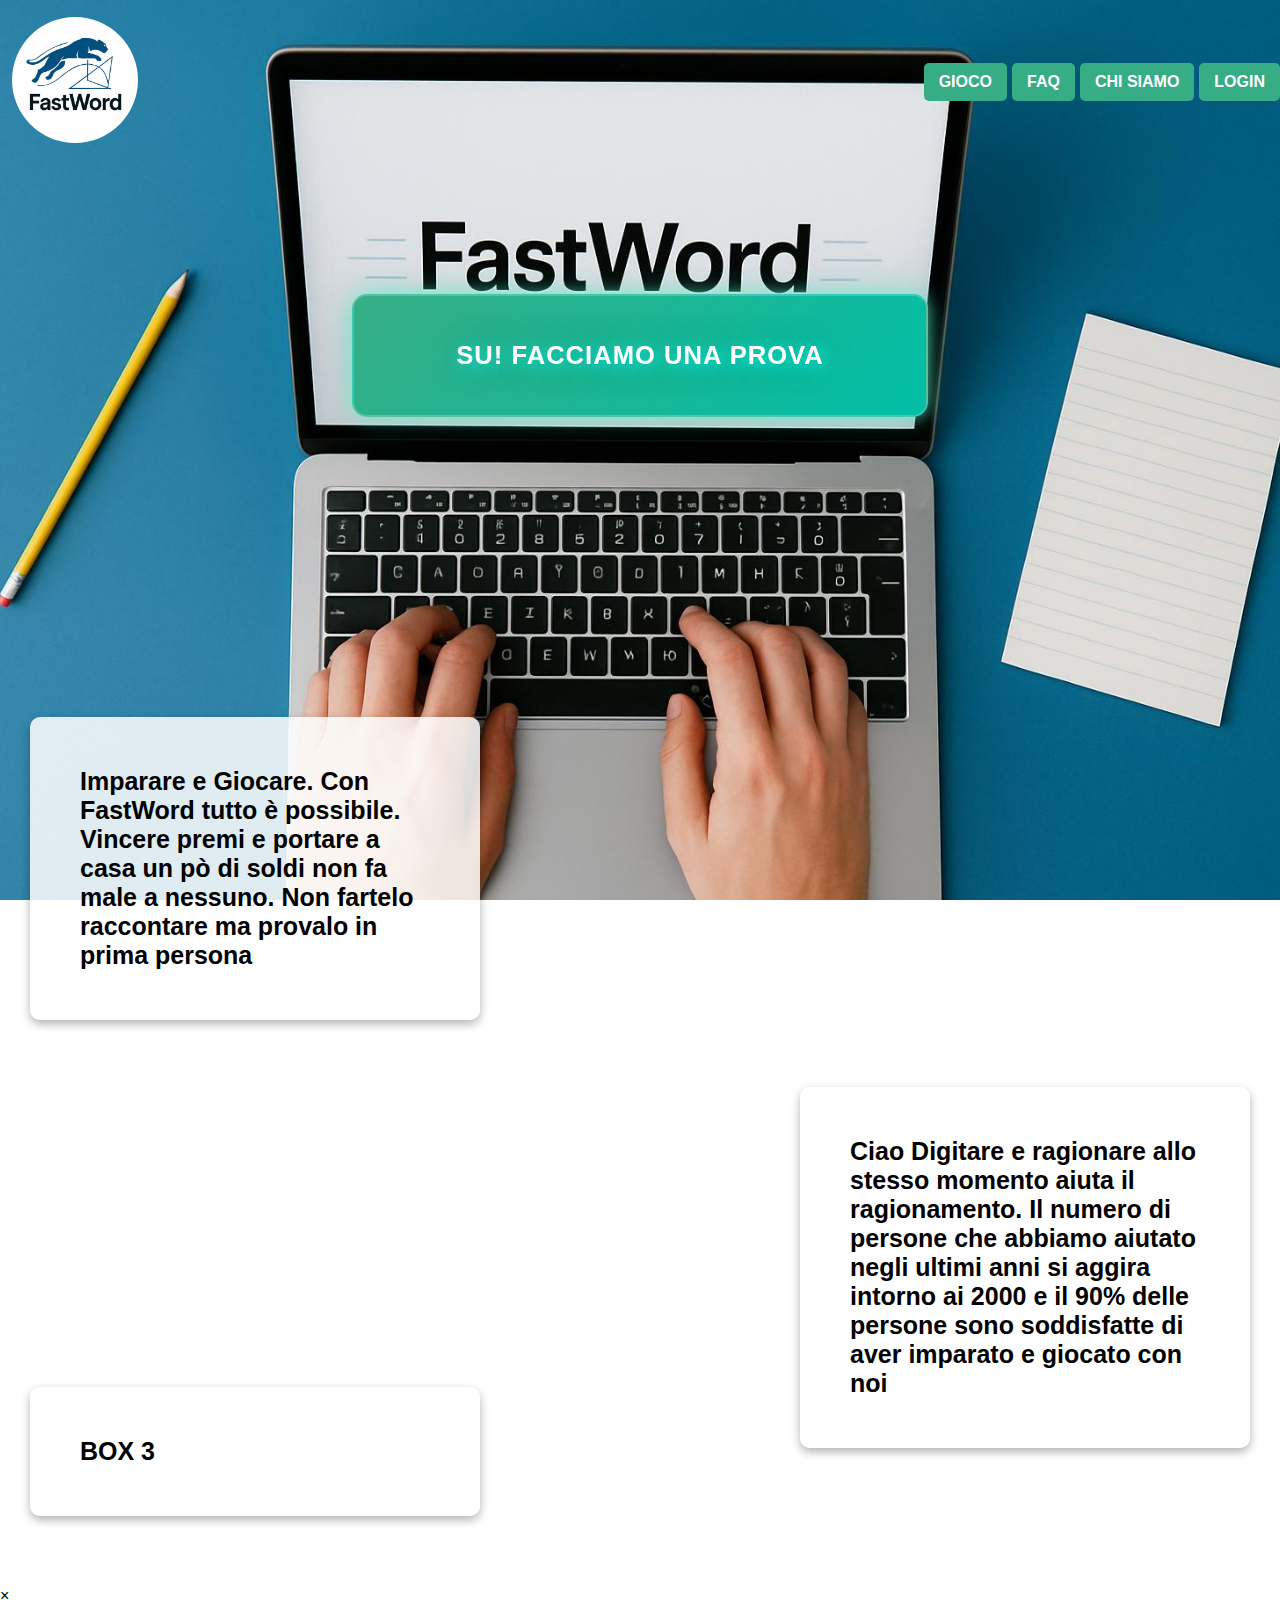
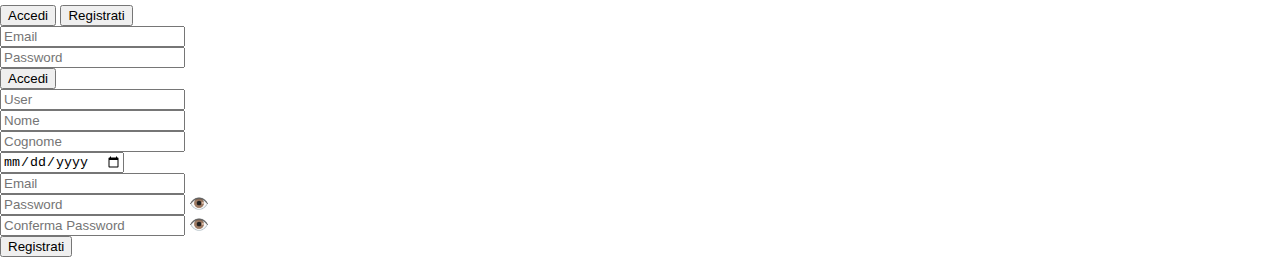
<file: Index/index.html>
<!DOCTYPE html>
<html lang="it">
<head>
    <meta charset="UTF-8">
    <meta name="viewport" content="width=device-width, initial-scale=1.0">
    <title>FastWord</title>
    <link rel="stylesheet" href="styleIndex.css">
</head>
<body>
    <div class="container">
        <div class="titolo">
            <img src="logo.jpg" alt="Logo" class="logo">
        </div>
        <div class="bottoni">
            <a href="../Gioco/gioco.html"> GIOCO </a>
            <a href="../Faq/faq.html"> FAQ </a>
            <a href="../Info/info.html"> CHI SIAMO</a>
            <a href="#" class="login"> LOGIN </a>
        </div>    
    </div>

    <div class="prova">
        <a href="../prova">SU! FACCIAMO UNA PROVA</a> 
    </div>

    <div class="box-container">
        <div class="box" id="box1">
            Imparare e Giocare.
            Con FastWord tutto è possibile. Vincere premi e portare a casa un pò di soldi non fa male a nessuno.
            Non fartelo raccontare ma provalo in prima persona
        </div>
        <div class="box" id="box2">
            Ciao
            Digitare e ragionare allo stesso momento aiuta il ragionamento.
            Il numero di persone che abbiamo aiutato negli ultimi anni
            si aggira intorno ai 2000 e il 90% delle persone sono 
            soddisfatte di aver imparato e giocato con noi
        </div>
        <div class="box" id="box3"> BOX 3</div>
    </div>

    <!--CONTAINER POPUP-->
    <div id="popup" class="popup hidden">
        <div class="popup-content">
            <span class="close" onclick="togglePopup()">&times;</span>
            <div class="tabs">
                <button class="tab-button active" onclick="showTab('loginTab')">Accedi</button>
                <button class="tab-button" onclick="showTab('registerTab')">Registrati</button>
            </div>

            <!-- LOGIN TAB -->
            <div id="loginTab" class="tab-content">
                <form action="../Login/login.php" method="POST">
                    <input type="email" name="email" placeholder="Email" required><br>
                    <input type="password" name="password" placeholder="Password" required><br>
                    <button type="submit">Accedi</button>
                </form>
            </div>

            <!-- REGISTER TAB -->
            <div id="registerTab" class="tab-content hidden">
                <form id=registerForm action="../Login/register.php" method="POST">
                    <input type="text" name="username" placeholder="User" required><br>
                    <input type="text" name="nome" placeholder="Nome" required><br>
                    <input type="text" name="cognome" placeholder="Cognome" required><br>
                    <input type="date" name="data" placeholder="Data di nascita" required><br>
                    <input type="email" name="email" placeholder="Email" required><br>
                    
                    <!-- Password -->
                    <div class="password-wrapper"> 
                        <input type="password" id="password" name="password" placeholder="Password" required >
                        <span class="toggle-password" onclick="togglePassword('password', this)">👁️</span>
                    </div>
                    <div id="passwordError" class="error-message"></div>

                    <!-- Conferma Password -->
                    <div class="password-wrapper">
                        <input type="password" id="confirm_password" name="confirm_password" placeholder="Conferma Password" required>
                        <span class="toggle-password" onclick="togglePassword('confirm_password', this)">👁️</span>
                    </div>
                    <div id="confirmError" class="error-message"></div>
                    <button type="submit">Registrati</button>
                </form>
            </div>
        </div>
    </div>
    <script>
        document.querySelector('.login').addEventListener('click', function(event) {
            event.preventDefault();
            togglePopup();
        });
    
        function togglePopup() {
            document.getElementById('popup').classList.toggle('hidden');
        }
    
        function showTab(tabId) {
            document.querySelectorAll('.tab-content').forEach(tab => tab.classList.add('hidden'));
            document.getElementById(tabId).classList.remove('hidden');
    
            document.querySelectorAll('.tab-button').forEach(btn => btn.classList.remove('active'));
            const activeButton = Array.from(document.querySelectorAll('.tab-button')).find(btn =>
                btn.textContent.toLowerCase().includes(tabId === 'loginTab' ? 'accedi' : 'registrati')
            );
            if (activeButton) activeButton.classList.add('active');
        }
        /*Controllo data e controllo password*/
        document.getElementById("registerForm").addEventListener("submit", function(e) {
            const dataNascita = new Date(this.data.value);
            const oggi = new Date();
            const eta = oggi.getFullYear() - dataNascita.getFullYear();
            const m = oggi.getMonth() - dataNascita.getMonth();
            const maggiorenne = (eta > 18 || (eta === 18 && (m > 0 || (m === 0 && oggi.getDate() >= dataNascita.getDate()))));
    
            if (!maggiorenne) {
                e.preventDefault();
                alert("Devi avere almeno 18 anni per registrarti.");
                return;
            }
    
           const password = document.getElementById('password').value;
           const confirm = document.getElementById('confirm_password').value;
           let valid = true;

           if (password.length < 8) {
              document.getElementById('passwordError').textContent = "La password deve contenere almeno 8 caratteri.";
              valid = false;
           }

           if (password !== confirm) {
               document.getElementById('confirmError').textContent = "Le password non coincidono.";
               valid = false;
            }

            if (!valid) e.preventDefault(); // Blocca l'invio solo se ci sono errori

            
        });
        /*ICONE PASSWORD*/
        function togglePassword(id, icon) {
            const field = document.getElementById(id);
            if (field.type === "password") {
                field.type = "text";
                icon.textContent = "🙈";
            } else {
                field.type = "password";
                icon.textContent = "👁️";
            }
        }
         const params = new URLSearchParams(window.location.search);
         if (params.get('errore') === 'duplicato_username' || params.get('errore')=== 'duplicato_email' || params.get('errore')==='password' || params.get('errore')=='email') {
            const popup = document.createElement('div');
            if(params.get('errore')==='duplicato_username')
               popup.textContent = "⚠️ Username già registrato. Per favore, scegli un altro.";
            if(params.get('errore')==='duplicato_email')
               popup.textContent = "⚠️ Email già registrata. Per favore, scegli un'altra email.";
            if(params.get('errore')==='password')
               popup.textContent = "⚠️ Password errata";
            if(params.get('errore')==='email')
               popup.textContent = "⚠️ Email errata";

            popup.style.position = 'fixed';
            popup.style.top = '20px';
            popup.style.left = '50%';
            popup.style.transform = 'translateX(-50%)';
            popup.style.background = '#ffdddd';
            popup.style.color = '#a00';
            popup.style.border = '1px solid #a00';
            popup.style.padding = '15px 25px';
            popup.style.borderRadius = '8px';
            popup.style.boxShadow = '0 0 10px rgba(0,0,0,0.1)';
            popup.style.zIndex = '1000';

            document.body.appendChild(popup);
            setTimeout(() => {
            popup.remove();
            }, 4000);
       
        }
        

    </script>
</body>
</html>
</file>
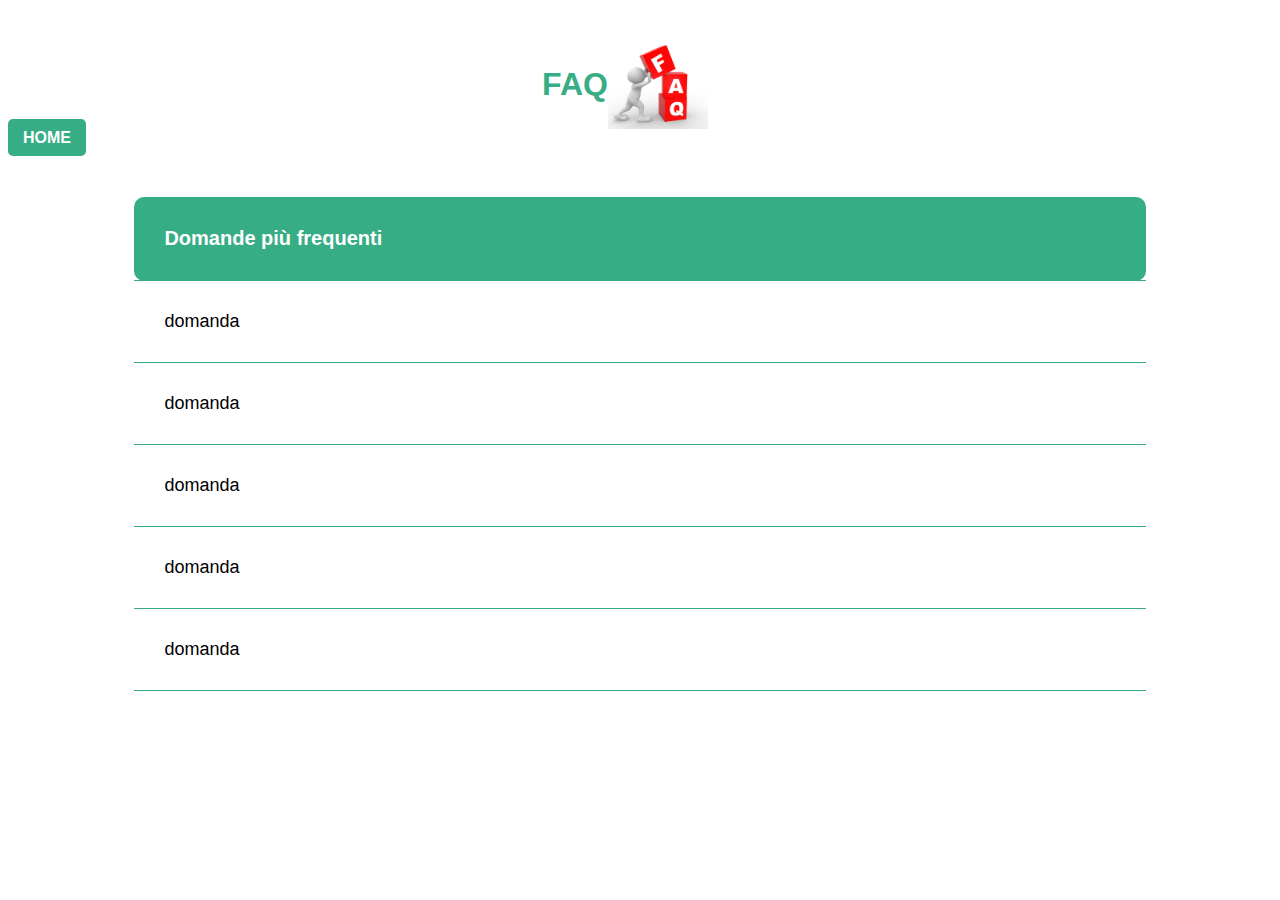
<file: Faq/faq.html>
<!DOCTYPE html>
<html lang ="it">
    <head>
        <meta charset="UTF-8">
        <meta name="viewport" content="width=device-width, initial-scale=1.0">
        <title>FAQ</title>
        <link rel="stylesheet" href="styleFaq.css">
       
    </head>
    <body>

       
        <div class="header">
            <h1>FAQ</h1>
            <img src="faq.jpeg" alt="Icona Titolo">
            
        </div>
        
        <div class="altoadestra">
            <a href="../Index/index.php">HOME</a>
        </div>
        <div class="content">
            <table>
                <thead>
                    <tr>
                        <th>Domande più frequenti</th>
                    </tr>
                </thead>
                <tbody>
                    <tr tabindex="0" class="question">
                        <td>
                            domanda
                            <div class="answer">Risposta</div>
                        </td>
                    </tr>
                    <tr tabindex="0" class="question">
                        <td>
                            domanda
                            <div class="answer">Risposta</div>
                        </td>
                    </tr>
                    <tr tabindex="0" class="question">
                        <td>
                            domanda
                            <div class="answer">Risposta</div>
                        </td>
                    </tr>
                    <tr tabindex="0" class="question">
                        <td>
                            domanda
                            <div class="answer">Risposta</div>
                        </td>
                    </tr>
                    <tr tabindex="0" class="question">
                        <td>
                            domanda
                            <div class="answer">Risposta</div>
                        </td>
                    </tr>
                </tbody>
            </table>
        </div>
        <script>
            const questions = document.querySelectorAll('.question');
    
            questions.forEach(q => {
                q.addEventListener('keydown', function(event) {
                    if (event.key === 'Enter') {
                        toggleAnswer(this);
                    }
                });
    
                q.addEventListener('click', function() {
                    toggleAnswer(this);
                });
            });
    
            function toggleAnswer(selectedRow) {
                questions.forEach(row => {
                    const answer = row.querySelector('.answer');
                    if (row !== selectedRow && answer) {
                        answer.style.display = 'none';
                    }
                });
                const answer = selectedRow.querySelector('.answer');
                if (answer) {
                    answer.style.display = (answer.style.display === 'block') ? 'none' : 'block';
                }
            }
        </script>
        
        
    </body>
</html>
</file>
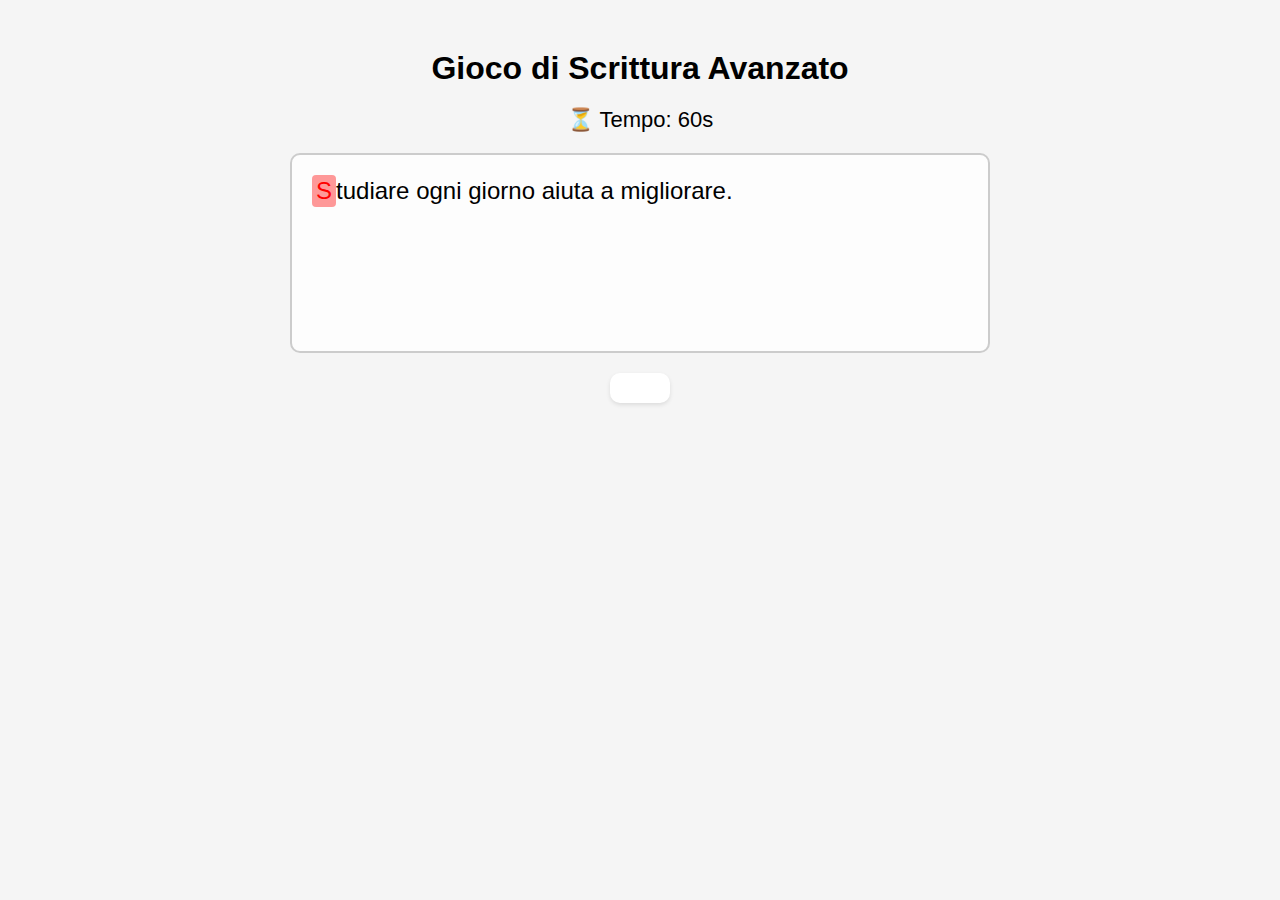
<file: Gioco/gioco.html>
<!DOCTYPE html>
<html lang="it">
<head>
  <meta charset="UTF-8" />
  <title>Gioco di Scrittura Avanzato</title>
  <link rel="stylesheet" href="stylegioco.css" />
</head>
<body>

  <h1>Gioco di Scrittura Avanzato</h1>

  <div id="timer">⏳ Tempo: 60s</div>
  <div id="gameBox" onclick="inputArea.focus()"></div>
  <input type="text" id="inputArea" autofocus />
  <div id="result"></div>

  <script>
    const phrases = [
      "Il gatto salta sopra il tavolo.",
      "La tastiera è veloce e precisa.",
      "Oggi il cielo è sereno.",
      "Studiare ogni giorno aiuta a migliorare."
    ];

    const inputArea = document.getElementById("inputArea");
    const gameBox = document.getElementById("gameBox");
    const result = document.getElementById("result");
    const timerDisplay = document.getElementById("timer");

    let currentPhrase = "";
    let currentIndex = 0;
    let timeLeft = 60;
    let timer;
    let userInput = [];
    let time=0;

    function startGame() {
      currentPhrase = phrases[Math.floor(Math.random() * phrases.length)];
      currentIndex = 0;
      timeLeft = 60;
      inputArea.value = "";
      inputArea.disabled = false;
      result.textContent = "";
      userInput = [];
      updateDisplay();
      inputArea.focus();
      
    }

    function updateDisplay() {
      let html = "";

      for (let i = 0; i < currentPhrase.length; i++) {
        const expectedChar = currentPhrase[i];
        const typedChar = userInput[i];

        if (i < currentIndex) {
          const className = typedChar === expectedChar ? 'correct' : 'incorrect';
          html += `<span class="${className}">${expectedChar}</span>`;
        } else if (i === currentIndex) {
          const isCorrect = typedChar === expectedChar;
          const cursorClass = isCorrect ? 'cursor correct' : 'cursor incorrect';
          html += `<span class="${cursorClass}">${expectedChar}</span>`;
        } else {
          html += `<span>${expectedChar}</span>`;
        }
      }

      gameBox.innerHTML = html;
    }

    function startTimer() {
      clearInterval(timer);
      timer = setInterval(() => {
        timeLeft--;
        timerDisplay.textContent = `⏳ Tempo: ${timeLeft}s`;

        if (timeLeft <= 0) {
          clearInterval(timer);
          inputArea.disabled = true;
          showResults();
        }
      }, 1000);
    }

    function showResults() {
      const correctChars = userInput.filter((char, idx) => char === currentPhrase[idx]).length;
      const accuracy = Math.round((correctChars / currentPhrase.length) * 100);
      result.innerHTML = `⏱️ Tempo scaduto!<br> Precisione: ${accuracy}%<br> Caratteri corretti: ${correctChars} / ${currentPhrase.length}`;
    }

    inputArea.addEventListener("keydown", (e) => {
      e.preventDefault(); // impedisce la scrittura diretta nel campo
      if(time==0){
         startTimer();
         time++;
      }
      const expectedChar = currentPhrase[currentIndex];

      if (e.key.length === 1) { // Solo caratteri stampabili
        if (e.key === expectedChar) {
          userInput[currentIndex] = e.key;
          currentIndex++;
        } else {
          userInput[currentIndex] = e.key; // Sovrascrive l'errore precedente
        }
      }

      updateDisplay();

      if (userInput.join("") === currentPhrase) {
          clearInterval(timer);
          result.innerHTML = "🎉 Frase completata correttamente!";
          inputArea.disabled = true;
          showResults();
      }
    });

    window.onload = startGame;
  </script>
</body>
</html>
</file>
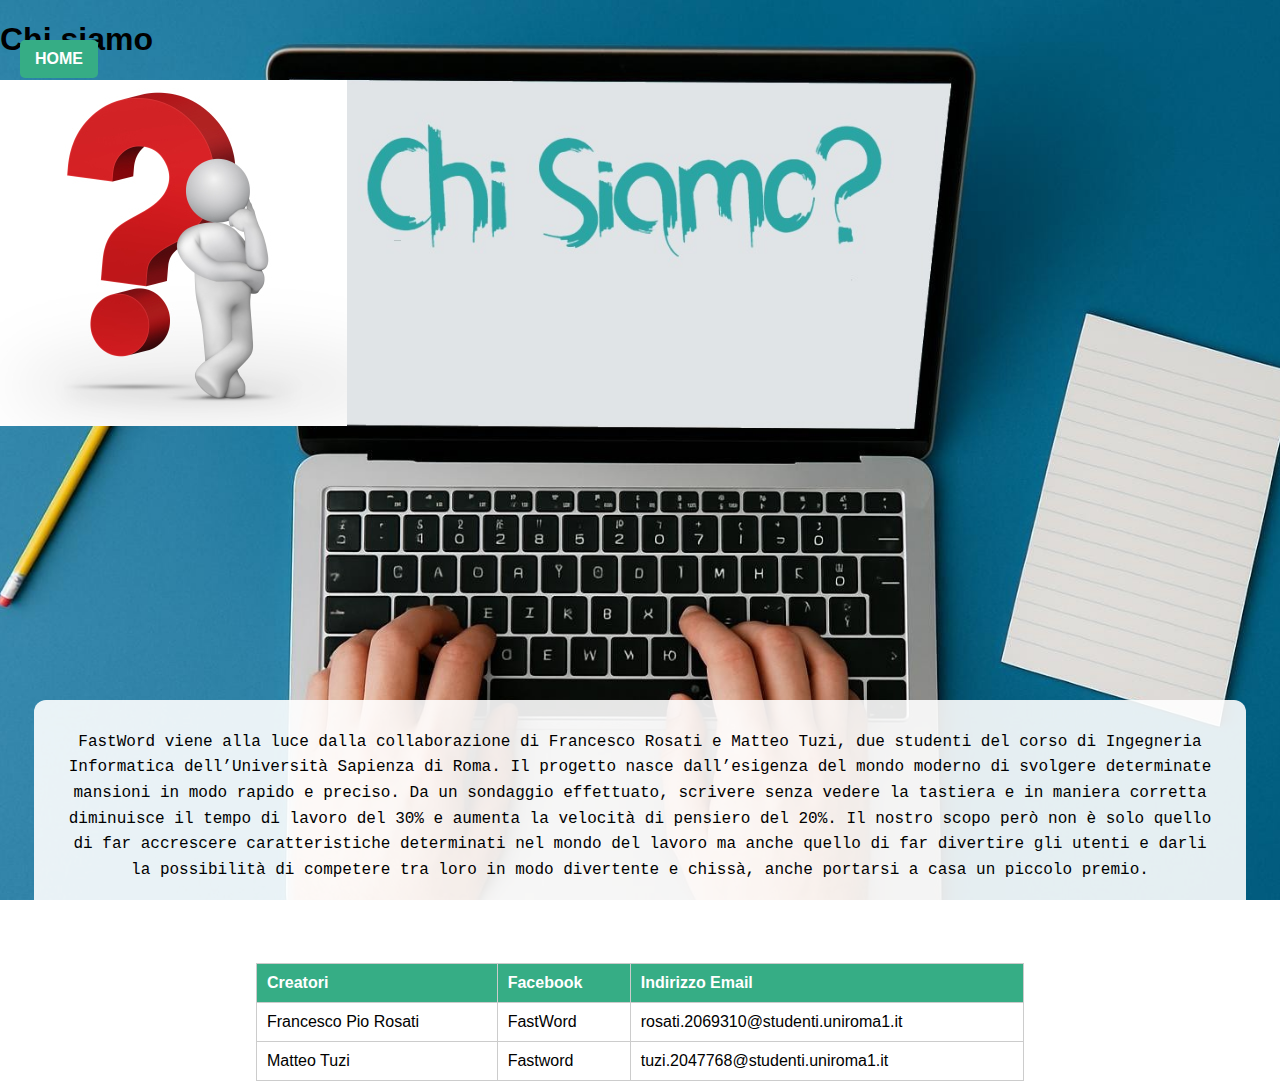
<file: Info/info.html>
<!DOCTYPE html>
<html lang="it">
<head>
  <meta charset="UTF-8">
  <meta name="viewport" content="width=device-width, initial-scale=1.0">
  <title>Info</title>
  <link rel="stylesheet" href="styleInfo.css">
</head>
<body>
     <div class="titolo">
        <h1>Chi siamo</h1>
        <img src="image.jpeg" alt="Logo" class="logo">
        
      </div>   

      <div class="bottoni">
        <a href="../Index/index.html">HOME</a>
      </div>

      <div class="Descrizione">
          <pre>
            FastWord viene alla luce dalla collaborazione di Francesco Rosati e Matteo Tuzi, due studenti del corso di Ingegneria Informatica dell’Università 
            Sapienza di Roma. Il progetto nasce dall’esigenza del mondo moderno di svolgere determinate mansioni in modo rapido e preciso. Da un sondaggio 
            effettuato, scrivere senza vedere la tastiera e in maniera corretta diminuisce il tempo di lavoro del 30% e aumenta la velocità di pensiero 
            del 20%. Il nostro scopo però non è solo quello di far accrescere caratteristiche determinati nel mondo del lavoro ma anche quello di far 
            divertire gli utenti e darli la possibilità di competere tra loro in modo divertente e chissà, anche portarsi a casa un piccolo premio.
          </pre>
      </div>
      <div class="contatti">
           <table>
            <tr>  
                <th> Creatori </th>
                <th> Facebook </th>
                <th> Indirizzo Email</th>
            <tr>
            <tr>
                 <td> Francesco Pio Rosati </td>
                 <td> FastWord </td>
                 <td> rosati.2069310@studenti.uniroma1.it</td>
            </tr> 
            <tr>
                <td> Matteo Tuzi </td>
                <td> Fastword </td>
                <td> tuzi.2047768@studenti.uniroma1.it</td>
            </tr>       
           </table>
      </div>
</body>
      
</html>
</file>
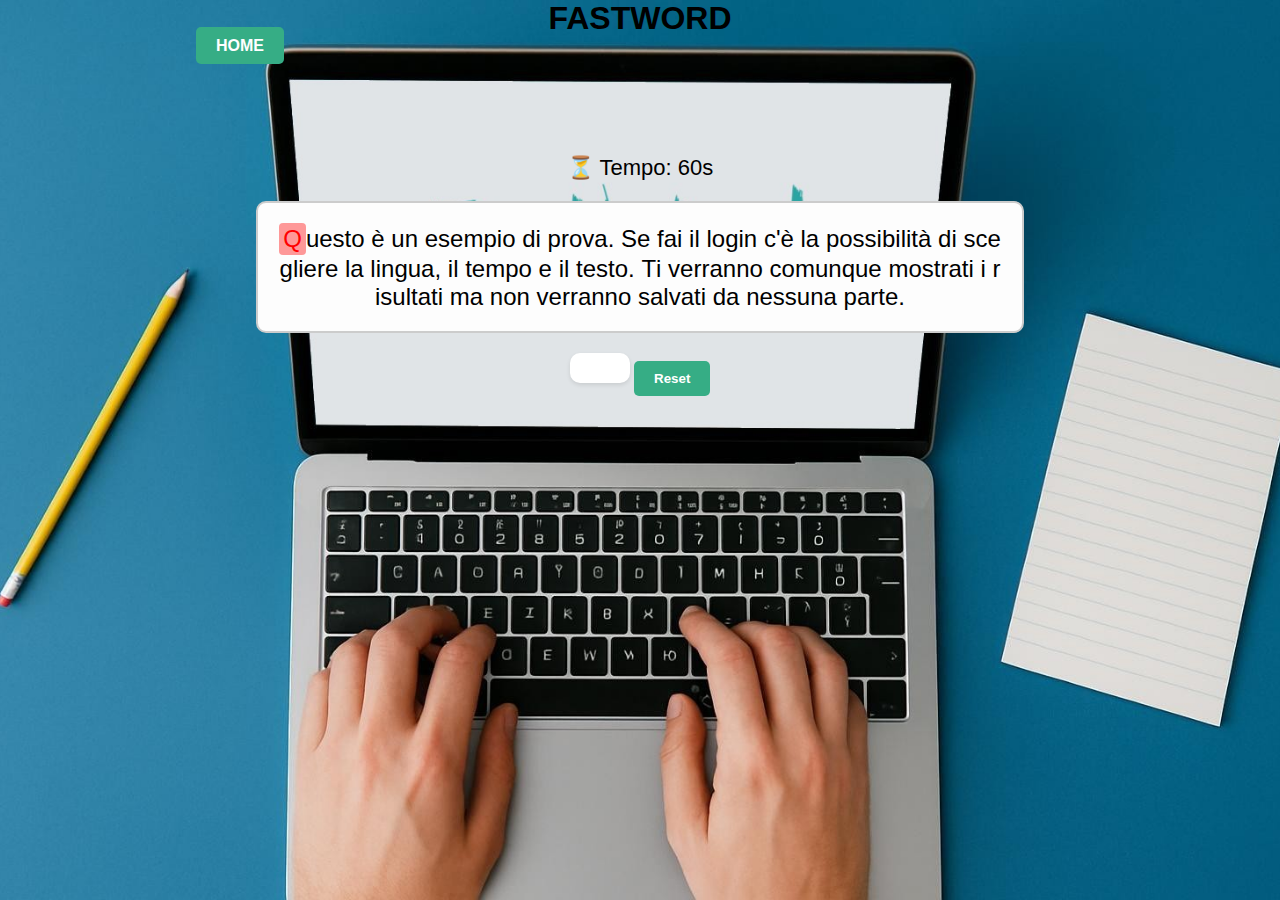
<file: Prova/prova.html>
<!DOCTYPE html>
<html lang="it">
<head>
  <meta charset="UTF-8" />
  <title>Esempio di prova</title>
  <link href="https://fonts.googleapis.com/css2?family=Orbitron:wght@700&display=swap" rel="stylesheet">
  <link rel="stylesheet" href="styleProva.css" />
</head>
<body>
    <h1 class="page-title">FASTWORD</h1>
    <a href="../Index/index.php" class="nav-btn" style="margin-left: -800px;">HOME</a>  
    <div id="timer">⏳ Tempo: 60s</div>
    <div id="gameBox" onclick="inputArea.focus()"></div>
    <input type="text" id="inputArea" autofocus />
    <div id="result"></div>
    <button class="nav-btn" onclick="startGame()">Reset</button>
  </div>

  <script>
    const inputArea = document.getElementById("inputArea");
    const gameBox = document.getElementById("gameBox");
    const result = document.getElementById("result");
    const timerDisplay = document.getElementById("timer");

    let currentPhrase = "Questo è un esempio di prova. Se fai il login c'è la possibilità di scegliere la lingua, il tempo e il testo. Ti verranno comunque mostrati i risultati ma non verranno salvati da nessuna parte.";
    let currentIndex = 0;
    let timer;
    let userInput = [];
    let errorCount=0;
    let timeLeft = 60;
    let time=0;

  function startGame() {
    
    timeLeft = 60; 
    currentIndex = 0;
    timerDisplay.textContent = `⏳ Tempo: ${timeLeft}s`;
    inputArea.value = "";
    inputArea.disabled = false;
    result.textContent = "";
    userInput = [];
    errorCount = 0; //reset numero errori
    
    updateDisplay();
    inputArea.focus();
    }

    function updateDisplay() {
      let html = "";

      for (let i = 0; i < currentPhrase.length; i++) {
        const expectedChar = currentPhrase[i];
        const typedChar = userInput[i];

        if (i < currentIndex) {
          const className = typedChar === expectedChar ? 'correct' : 'incorrect';
          html += `<span class="${className}">${expectedChar}</span>`;
        } else if (i === currentIndex) {
          const isCorrect = typedChar === expectedChar;
          const cursorClass = isCorrect ? 'cursor correct' : 'cursor incorrect';
          html += `<span class="${cursorClass}">${expectedChar}</span>`;
        } else {
          html += `<span>${expectedChar}</span>`;
        }
      }

      gameBox.innerHTML = html;
    }

    function startTimer() {
      clearInterval(timer);
      timer = setInterval(() => {
        timeLeft--;
        timerDisplay.textContent = `⏳ Tempo: ${timeLeft}s`;

        if (timeLeft <= 0) {
          clearInterval(timer);
          inputArea.disabled = true;
          showResults();
        }
      }, 1000);
    }
    
    function showResults() {
      const correctChars = userInput.filter((char, idx) => char === currentPhrase[idx]).length;
      const accuracy = Math.round((correctChars / currentPhrase.length) * 100);
      result.innerHTML = `⏱️ Tempo scaduto!<br> Precisione: ${accuracy}%<br> Caratteri corretti: ${correctChars} / ${currentPhrase.length} <br> ❌ Errori: ${errorCount}`;
    }

    inputArea.addEventListener("keydown", (e) => {
      e.preventDefault(); // impedisce la scrittura diretta nel campo
      if(time==0){
         startTimer();
         time++;
      }
      const expectedChar = currentPhrase[currentIndex];

      if (e.key.length === 1) { // Solo caratteri stampabili
        if (e.key === expectedChar) {
          userInput[currentIndex] = e.key;
          currentIndex++;
        } else {
          userInput[currentIndex] = e.key; // Sovrascrive l'errore precedente
          errorCount++;
        }
      }

      updateDisplay();

      if (userInput.join("") === currentPhrase) {
          clearInterval(timer);
          result.innerHTML = "🎉 Frase completata correttamente!";
          inputArea.disabled = true;
          showResults();
      }
    });

    window.onload = startGame;
  </script>
</body>
</html>
</file>
<file: Index/styleIndex.css>
body {
    font-family: Arial, sans-serif;
    background-image: url("sfondo.jpg");
    background-size: cover;
    background-position: center center;
    background-attachment: fixed;
    margin:0;
    padding: 0;
    height: 100vh;

}
.container{
    display: flex;
    align-items: center;
    justify-content: space-between;
    margin-top: 5px;
}
.logo{
    width:150px;
    height: 150px;
    clip-path: circle(42%);
    object-fit: cover;
}
/*BOTTONE PROVA GRATUITA*/
.prova{
    display: flex;
    justify-content:center;
    margin-top:15vh;
    margin-left: 5%;
    width: 90%;
    
}
.prova a{
    text-decoration: none;
    padding: 5vh 8vw;
    background: linear-gradient(135deg,rgb(54, 173, 133),#00bfa6);
    color:white;
    border-radius: 15px;  
    font-weight: bold;
    font-size: 2vw;
    letter-spacing: 1px;
    box-shadow: 0 0 15px rgba(127, 255, 212, 0.6), 0 0 30px rgba(0, 191, 166, 0.4);
    transition: all 0.3 ease-in-out;
    backdrop-filter: blur(10px);
    border: 2px solid rgba(255, 255, 255, 0.2);
    font-family: 'Poppins', sans-serif; 
    text-shadow: 3px 3px 15px rgba(0, 255, 255, 0.7), 0 0 30px rgba(0, 191, 166, 0.5);      
}
.prova a:hover {
    background: linear-gradient(135deg, #00d4b0, aquamarine);
    box-shadow: 0 0 15px rgba(0, 255, 191, 0.6), 0 0 30px rgba(127, 255, 212, 0.4);
    transform: scale(1.05);
} 
/*---------------------------------------------*/

/*LAYOUT ALTRI BOTTONI*/

.bottoni {
    display: flex;
    gap: 5px; 
}
.bottoni a{
    text-decoration: none;
    padding: 10px 15px;
    background-color: rgb(54, 173, 133);
    color:white;    
    border-radius: 5px;
    font-weight: bold;
}
.bottoni a:hover {
    background-color: blue;
} 
/*BOX DI SCRITTURA*/
.box-container{
    position: relative;
    width: 100%;
    height: 900px;
    margin-top: 30vh;
}
.box{
    position:absolute;
    width: 350px;
    padding: 50px;
    background-color: rgba(255, 255, 255, 0.85);
    border-radius: 10px;
    box-shadow: 0 4px 10px rgba(0,0,0,0.3);
    font-size: 25px;
    font-weight: bold;
}
#box1{
    top:30px;
    left: 30px;
}
#box2{
    top:400px;
    right:30px;
}
#box3{
    top:700px;
    left:30px;
}
</file>
<file: Faq/styleFaq.css>
body {
    font-family: Arial, sans-serif;
}
.header {
    display: flex;
    align-items: center;
    justify-content: center;
    margin-top: 40px;
}

.header img {
    width: 100px; 
    height: auto;
    margin-right: 30px; 
}

h1{
    color:rgb(54,173,133);
    text-align: center;

}
.content {
    margin-top: 50px; 
}
table {
    margin: 0 auto;
    border-collapse: collapse;
    width: 80%;
}

th, td {
    padding: 30px;
    text-align: left;
    border-radius: 10px;
    border-bottom: 1px solid rgb(54,173,133);
}

th {
    background-color:rgb(54,173,133);
    color:white;
    font-size: 20px;
}

tr:hover {
    background-color: rgb(54,173,133);
}
.question {
    cursor: pointer;
    outline: none;
    font-size: 18px;
}

.answer {
    display: none;
    color: #333;
    font-style: italic;
    font-size: 18px;
    padding-top: 20px;
}

.altoadestra a {
    text-decoration: none;
    padding: 10px 15px;
    background-color: rgb(54,173,133);
    color: white;
    border-radius: 5px;
    font-weight: bold;
}

.altoadestra a :hover {
    background-color: #0056b3;
}
</file>
<file: Gioco/stylegioco.css>
* {
  margin: 0;
  padding: 0;
  box-sizing: border-box;
}

body {
  font-family: Arial, sans-serif;
  text-align: center;
  margin-top: 50px;
  background-color: #f5f5f5;
}

.container {
  width: 90%;
  max-width: 1200px;
  margin: 0 auto;
  display: flex;
  flex-direction: column;
  align-items: center;
  gap: 20px;
}

.navigation {
  width: 100%;
  display: flex;
  justify-content: space-between;
  margin-bottom: 20px;
}

.nav-btn {
  padding: 10px 20px;
  background-color: rgb(54, 173, 133);
  color: white;
  text-decoration: none;
  border-radius: 5px;
  transition: background-color 0.2s;
  border: none;
}

.nav-btn:hover {
  background-color: rgb(45, 153, 123);
}

.game-header {
  width: 100%;
  display: flex;
  justify-content: center;
  gap: 20px;
  margin-bottom: 20px;
}

.dropdown {
  position: relative;
  display: inline-block;
}

.dropdown select {
  padding: 10px 20px;
  font-size: 1em;
  border: 2px solid rgb(54, 173, 133);
  border-radius: 5px;
  background-color: white;
  cursor: pointer;
  min-width: 150px;
}

.dropdown select:focus {
  outline: none;
  border-color: rgb(45, 153, 123);
}
  
#gameBox {
  width: 70%;
  max-width: 700px;
  height: 200px;
  margin: 0 auto;
  border-radius: 10px;
  border: 2px solid #ccc;
  padding: 20px;
  font-size: 24px;
  overflow-y: auto;
  white-space: pre-wrap;
  background-color: #fdfdfd;
  text-align: left;
}

#gameBox span {
  position: relative;
  display: inline-block;
}

.correct {
  color: green;
}

.incorrect {
  color: red;
}

.cursor {
  border-radius: 4px;
  padding: 2px 4px;
  animation: pulse 1s infinite;
}

.cursor.correct {
  background-color: rgba(0, 200, 0, 0.3); /* Verde trasparente */
}

.cursor.incorrect {
  background-color: rgba(255, 0, 0, 0.4); /* Rosso trasparente */
}

@keyframes pulse {
  0% { opacity: 1; }
  50% { opacity: 0.6; }
  100% { opacity: 1; }
}

#timer {
  font-size: 22px;
  margin: 20px;
}

#result {
  margin-top: 20px;
  font-size: 1.2em;
  color: #333;
  background-color: white;
  padding: 15px 30px;
  border-radius: 10px;
  box-shadow: 0 2px 4px rgba(0,0,0,0.1);
  display: inline-block;
}

#inputArea {
  opacity: 0;
  position: absolute;
}
</file>
<file: Info/styleInfo.css>
body{
    font-family: Arial, sans-serif;
    background-image: url("sfondoinfo.jpg");
    background-size: cover;
    background-position: center center;
    background-attachment: fixed;
    margin:0;
    padding: 0;
    height: 60vh;
}

.bottoni a{
    position: absolute;
    top: 40px; 
    left: 20px;
    text-decoration: none;
    padding: 10px 15px;
    background-color: rgb(54, 173, 133);
    color:white;    
    border-radius: 5px;
    font-weight: bold;
}
.bottoni a:hover {
    background-color: blue;
} 
pre{
    margin:auto;
    background-color: rgba(255, 255, 255, 0.899);
    padding: 30px;
    border-radius: 12px;
    color: black;
    font-size: 16px;
    line-height: 1.6;
    margin-top: 270px;
    width: 90%;
    text-align: center;
    justify-content: center; 
    align-items: center;     
    text-align: center;      
    white-space: normal;  
}

table {
    margin: 0 auto;
    border-collapse: collapse;
    width: 60%;
    margin-top:50px;
}

th, td {
    padding: 10px;
    text-align: left;
    border: 1px solid #ccc;
    background-color: rgba(255, 255, 255, 0.899);
}

th {
    background-color: rgb(54, 173, 133);
    color: white;
}
</file>
<file: Prova/styleProva.css>
* {
  margin: 0;
  padding: 0;
  box-sizing: border-box;
}

body {
  font-family: Arial, sans-serif;
  text-align: center;
  background-color: #f5f5f5;
  margin-top: 150px;
  background-image: url("sfondo.jpg");
  background-size: cover;
  background-position: center center;
  background-attachment: fixed;
  margin:0;
  padding: 0;
  height: 100vh;
  
}

.nav-btn {
  padding: 10px 20px;
  background-color: rgb(54, 173, 133);
  color: white;
  text-decoration: none;
  border-radius: 5px;
  transition: background-color 0.2s;
  border: none;
  font-weight: bold;
}

.nav-btn:hover {
  background-color: rgb(45, 153, 123);
}

.home-btn {
  display: inline-block;
  margin-top: 40px; 
  margin-left: -1000px;
  position: relative;
  left: 0;
}


.game-header {
  width: 100%;
  display: flex;
  justify-content: center;
  gap: 20px;
  margin-bottom: 20px;
}

.dropdown {
  position: relative;
  display: inline-block;
}

.dropdown select {
  padding: 10px 20px;
  font-size: 1em;
  border: 2px solid rgb(54, 173, 133);
  border-radius: 5px;
  background-color: white;
  cursor: pointer;
  min-width: 150px;
}

.dropdown select:focus {
  outline: none;
  border-color: rgb(45, 153, 123);
}
  

#gameBox {
  width: 60%;
  margin: 0 auto;
  border-radius: 10px;
  border: 2px solid #ccc;
  padding: 20px;
  font-size: 24px;
  min-height: 80px;
  white-space: pre-wrap;
  background-color: #fdfdfd;
}

#gameBox span {
  position: relative;
  display: inline-block;
}

.correct {
  color: green;
}

.incorrect {
  color: red;
}

.cursor {
  border-radius: 4px;
  padding: 2px 4px;
  animation: pulse 1s infinite;
}

.cursor.correct {
  background-color: rgba(0, 200, 0, 0.3); /* Verde trasparente */
}

.cursor.incorrect {
  background-color: rgba(255, 0, 0, 0.4); /* Rosso trasparente */
}

@keyframes pulse {
  0% { opacity: 1; }
  50% { opacity: 0.6; }
  100% { opacity: 1; }
}

#timer {
  font-size: 22px;
  margin: 20px;
  margin-top: 100px;
}

#result {
  margin-top: 20px;
  font-size: 1.2em;
  color: #333;
  background-color: white;
  padding: 15px 30px;
  border-radius: 10px;
  box-shadow: 0 2px 4px rgba(0,0,0,0.1);
  display: inline-block;
}

#inputArea {
  opacity: 0;
  position: absolute;
}
</file>
